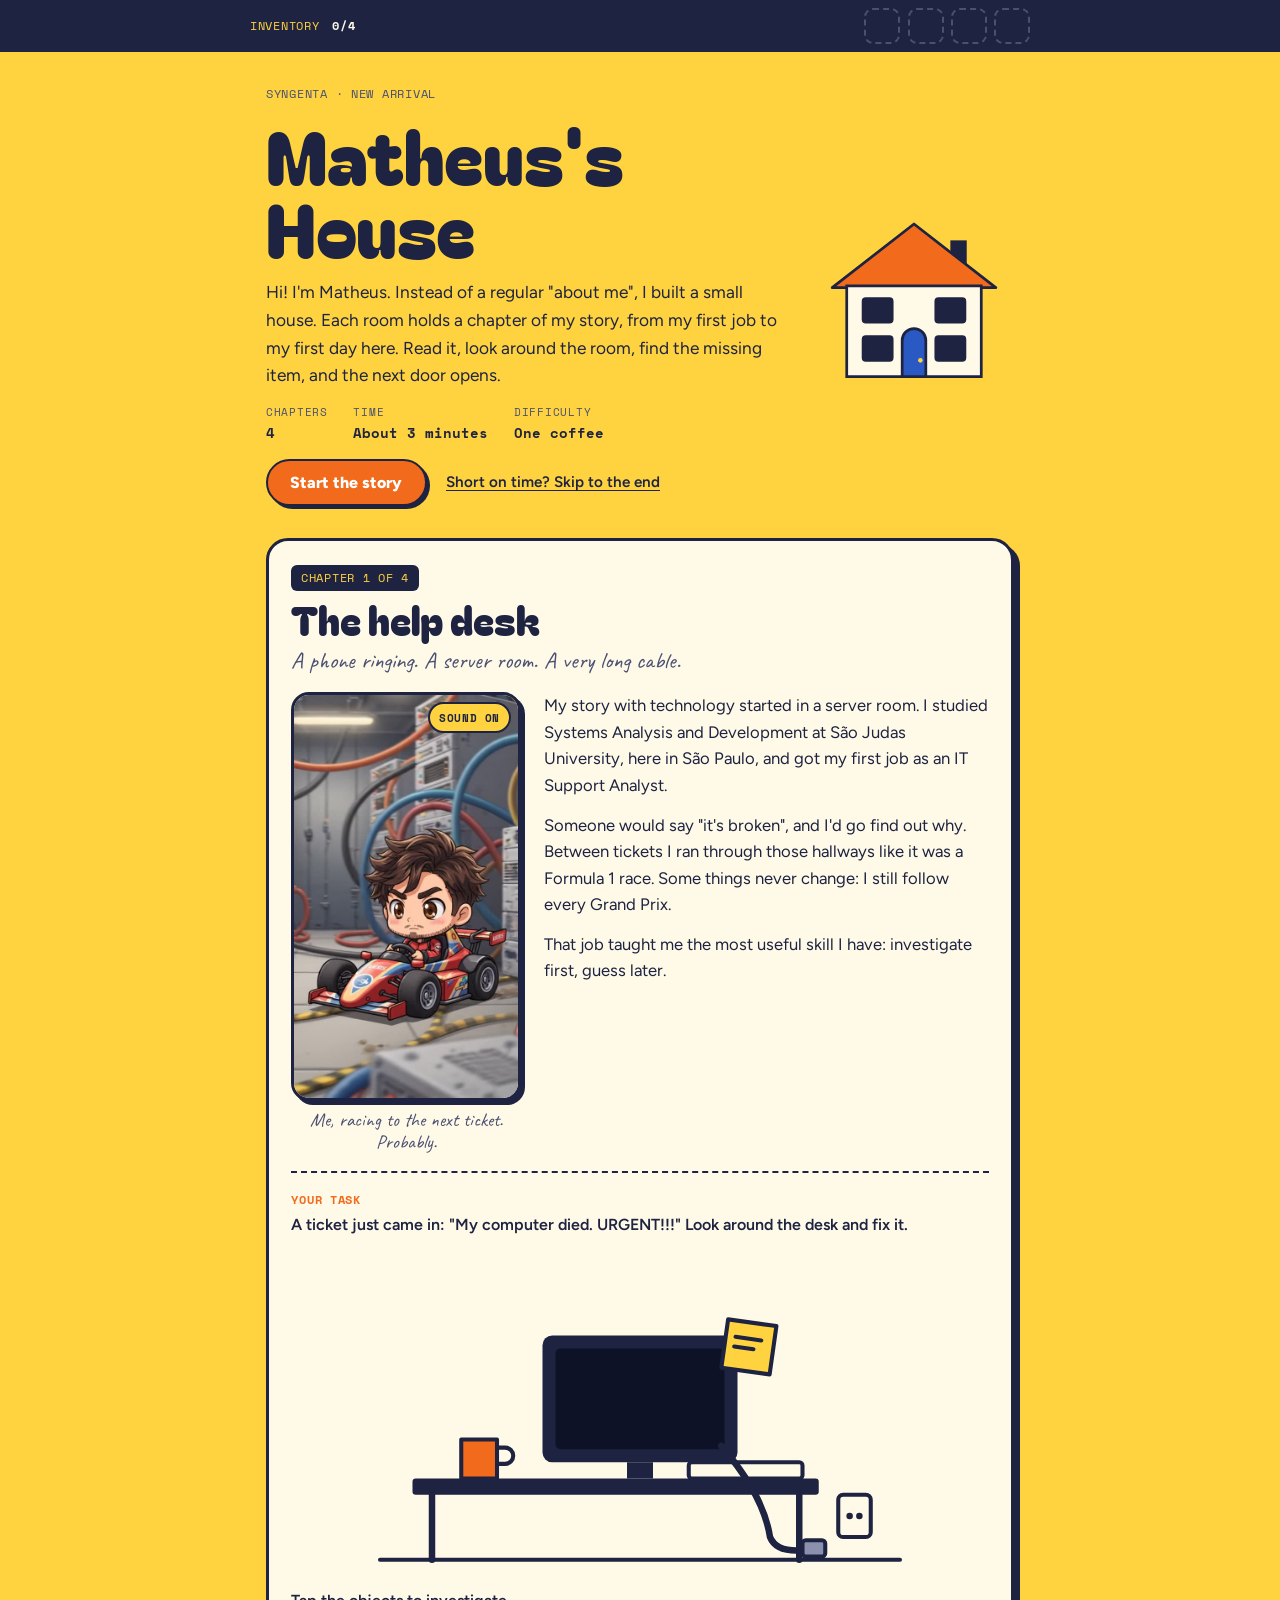
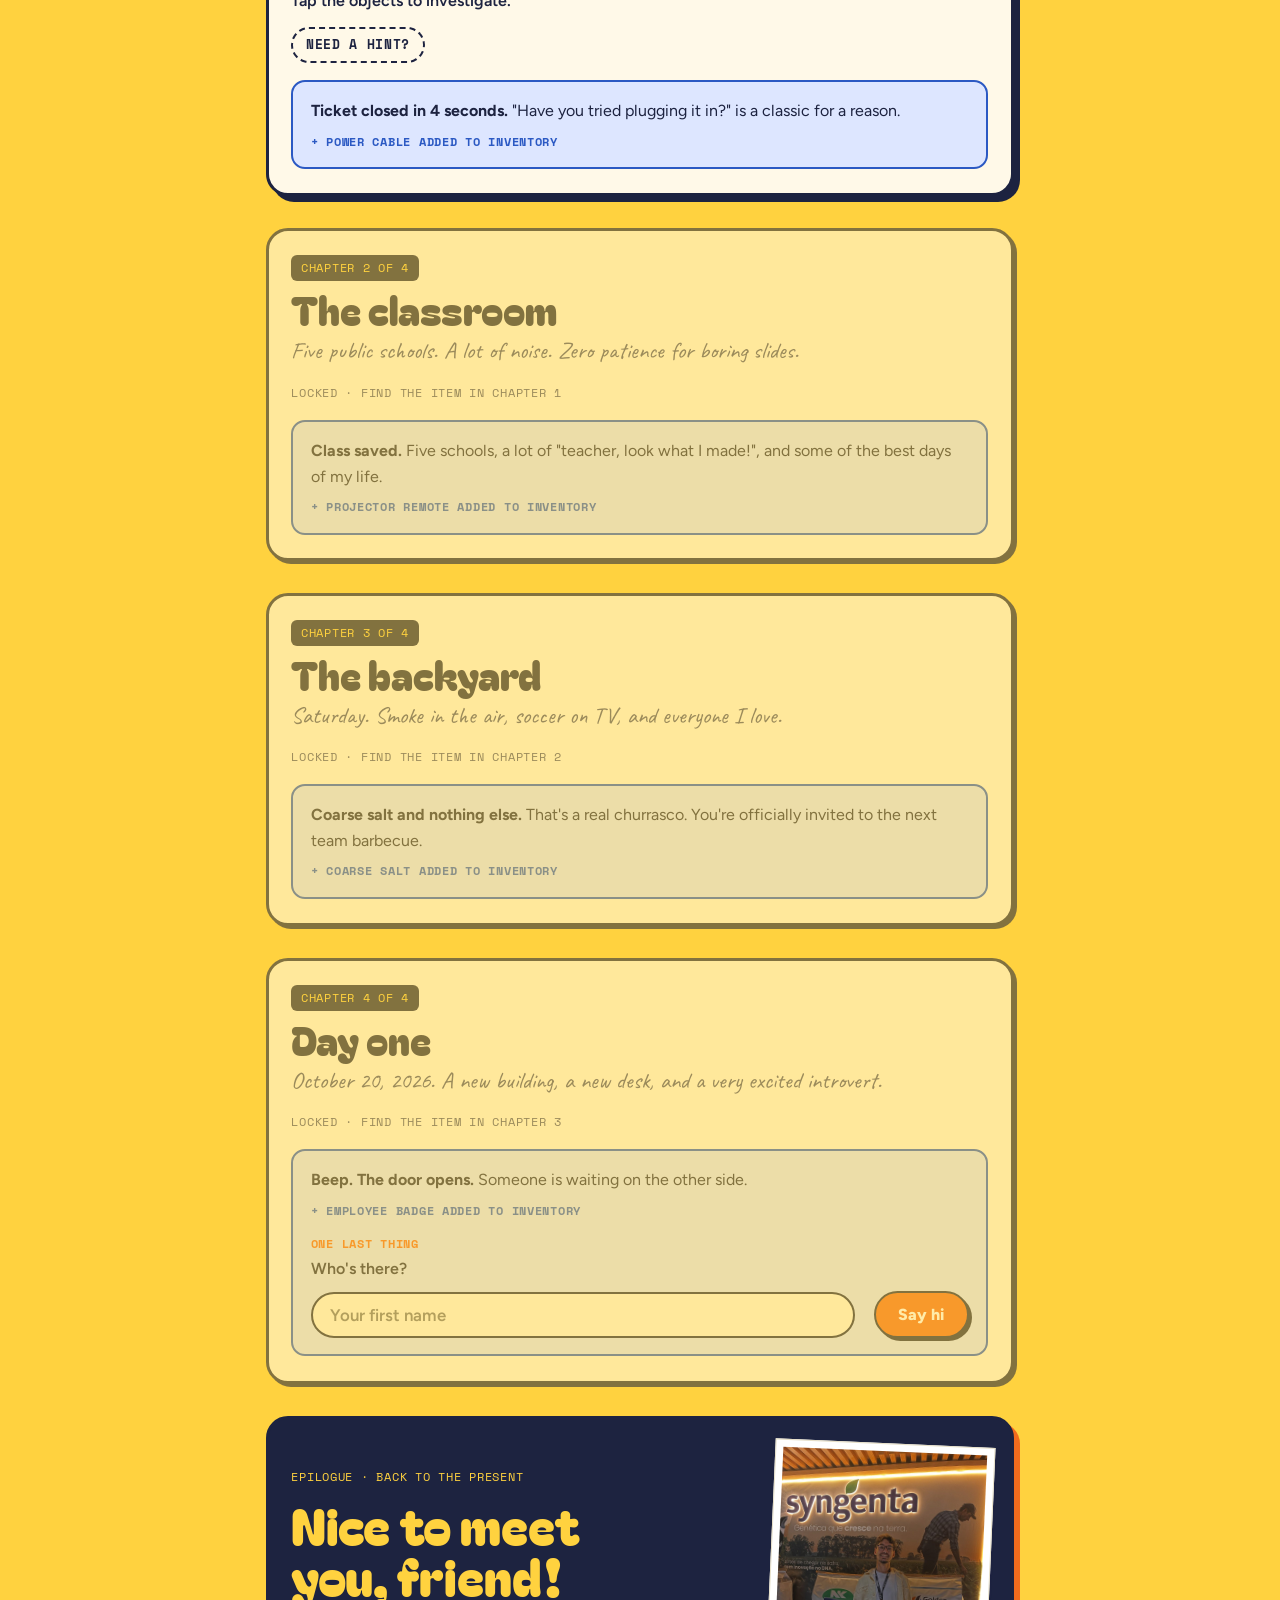
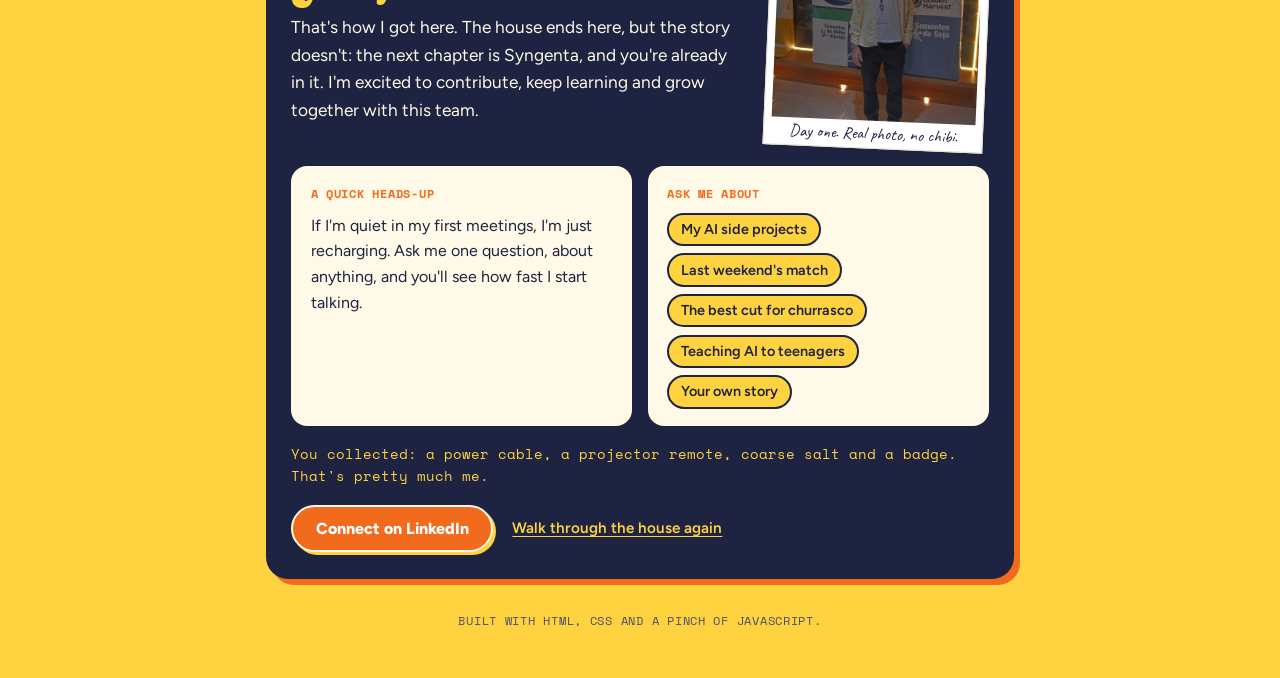
<file: index.html>
<!doctype html>
<html lang="en">
<head>
<meta charset="utf-8">
<meta name="viewport" content="width=device-width, initial-scale=1, viewport-fit=cover">
<title>Matheus's House</title>
<meta name="description" content="Meet Matheus, Applied AI & Data Extraction Analyst at Syngenta. Four rooms, four chapters of his story.">
<link rel="preconnect" href="https://fonts.googleapis.com">
<link rel="preconnect" href="https://fonts.gstatic.com" crossorigin>
<link rel="stylesheet" href="https://fonts.googleapis.com/css2?family=Bagel+Fat+One&family=Caveat:wght@600&family=Figtree:wght@400;600;800&family=Space+Mono:wght@400;700&display=swap">
<link rel="stylesheet" href="style.css">
</head>
<body>
<!-- BODY START -->
<div class="inventory" role="status" aria-live="polite">
  <div class="inventory-inner">
    <span class="mono inv-title">Inventory <strong id="inv-count">0/4</strong></span>
    <ol class="slots">
      <li class="slot" data-item="1" title="Power cable"><svg viewBox="0 0 24 24" aria-hidden="true"><path d="M8 3v5M16 3v5M5 8h14v4a7 7 0 0 1-14 0z M12 19v3"/></svg><span class="sr">Power cable</span></li>
      <li class="slot" data-item="2" title="Projector remote"><svg viewBox="0 0 24 24" aria-hidden="true"><path d="M8 2h8v20H8z M12 6v.5 M10 10h4 M10 13h4 M10 16h4"/></svg><span class="sr">Projector remote</span></li>
      <li class="slot" data-item="3" title="Coarse salt"><svg viewBox="0 0 24 24" aria-hidden="true"><path d="M7 10h10l-1 11H8z M9 10V7a3 3 0 0 1 6 0v3 M11 5.5h.01M13 5.5h.01"/></svg><span class="sr">Coarse salt</span></li>
      <li class="slot" data-item="4" title="Employee badge"><svg viewBox="0 0 24 24" aria-hidden="true"><path d="M5 8h14v13H5z M10 2l2 6 2-6 M8 12h3v3H8z M13 12h3 M13 15h3 M8 18h8"/></svg><span class="sr">Employee badge</span></li>
    </ol>
  </div>
</div>

<main class="wrap">

  <header class="hero">
    <div class="hero-text">
      <p class="mono eyebrow">Syngenta · new arrival</p>
      <h1>Matheus's House</h1>
      <p class="lede">Hi! I'm Matheus. Instead of a regular "about me", I built a small house. Each room holds a chapter of my story, from my first job to my first day here. Read it, look around the room, find the missing item, and the next door opens.</p>
      <dl class="specs mono">
        <div><dt>Chapters</dt><dd>4</dd></div>
        <div><dt>Time</dt><dd>About 3 minutes</dd></div>
        <div><dt>Difficulty</dt><dd>One coffee</dd></div>
      </dl>
      <div class="row">
        <button class="btn" type="button" id="start">Start the story</button>
        <button class="link-btn" type="button" id="skip">Short on time? Skip to the end</button>
      </div>
    </div>
    <svg class="house" viewBox="0 0 220 200" role="img" aria-label="A house whose windows light up as you finish each chapter">
      <path class="chimney" d="M150 40h18v34h-18z"/>
      <path class="roof" d="M20 92 110 22 200 92z"/>
      <path class="walls" d="M36 90h148v100H36z"/>
      <rect class="win" data-room="1" x="54" y="104" width="32" height="26" rx="3"/>
      <rect class="win" data-room="2" x="134" y="104" width="32" height="26" rx="3"/>
      <rect class="win" data-room="3" x="54" y="146" width="32" height="26" rx="3"/>
      <rect class="win" data-room="4" x="134" y="146" width="32" height="26" rx="3"/>
      <path class="door" d="M97 190v-40a13 13 0 0 1 26 0v40z"/>
      <circle class="knob" cx="117" cy="172" r="2.5"/>
    </svg>
  </header>

  <!-- CHAPTER 1 · IT SUPPORT -->
  <section class="chapter room" data-room="1" id="room-1">
    <div class="chapter-head">
      <p class="mono plate">Chapter 1 of 4</p>
      <h2>The help desk</h2>
      <p class="scene-line">A phone ringing. A server room. A very long cable.</p>
    </div>
    <p class="lock mono">Locked</p>
    <div class="scene-grid">
      <figure class="clip">
        <video src="assets/racing.mp4" poster="assets/racing-poster.jpg" muted loop playsinline preload="metadata"></video>
        <button class="sound" type="button" aria-pressed="false">Sound on</button>
        <figcaption class="hand">Me, racing to the next ticket. Probably.</figcaption>
      </figure>
      <div class="narrative">
        <p>My story with technology started in a server room. I studied Systems Analysis and Development at São Judas University, here in São Paulo, and got my first job as an IT Support Analyst.</p>
        <p>Someone would say "it's broken", and I'd go find out why. Between tickets I ran through those hallways like it was a Formula 1 race. Some things never change: I still follow every Grand Prix.</p>
        <p>That job taught me the most useful skill I have: investigate first, guess later.</p>
      </div>
    </div>
    <div class="play">
      <p class="task"><span class="mono">Your task</span> A ticket just came in: "My computer died. URGENT!!!" Look around the desk and fix it.</p>
      <svg class="scene" id="scene-1" viewBox="0 0 320 200" aria-label="An office desk. Tap the objects to investigate.">
        <path class="k f-none" d="M0 190h320"/>
        <g class="obj" data-obj="outlet" tabindex="0" role="button" aria-label="Wall outlet">
          <rect class="k f-paper" x="282" y="150" width="20" height="26" rx="3"/>
          <circle class="f-ink" cx="289" cy="163" r="2"/><circle class="f-ink" cx="295" cy="163" r="2"/>
        </g>
        <rect class="f-ink" x="20" y="140" width="250" height="10" rx="2"/>
        <path class="k f-none thick" d="M32 150v40M258 150v40"/>
        <g class="obj" data-obj="monitor" tabindex="0" role="button" aria-label="Monitor">
          <rect class="f-ink" x="100" y="52" width="120" height="78" rx="6"/>
          <rect class="pc-screen" x="108" y="60" width="104" height="62" rx="3"/>
          <text class="t-screen" id="pc-text" x="160" y="96" text-anchor="middle"></text>
          <path class="f-ink" d="M152 130h16v10h-16z"/>
        </g>
        <g class="obj" data-obj="note" tabindex="0" role="button" aria-label="Sticky note">
          <rect class="k f-sun" x="212" y="44" width="30" height="30" transform="rotate(8 227 59)"/>
          <path class="k" d="M218 54h16M218 60h12" transform="rotate(8 227 59)"/>
        </g>
        <g class="obj" data-obj="keyboard" tabindex="0" role="button" aria-label="Keyboard">
          <rect class="k f-paper" x="190" y="130" width="70" height="10" rx="2"/>
        </g>
        <g class="obj" data-obj="mug" tabindex="0" role="button" aria-label="Coffee mug">
          <path class="k f-orange" d="M50 116h22v24H50z"/><path class="k f-none" d="M72 121h5a5 5 0 0 1 0 10h-5"/>
        </g>
        <path class="k f-none thick" id="cable" d="M210 120 Q236 150 240 176 Q244 186 262 184"/>
        <g class="obj" data-obj="plug" tabindex="0" role="button" aria-label="Loose cable plug">
          <rect class="k f-soft" id="plug" x="260" y="178" width="14" height="10" rx="2"/>
        </g>
      </svg>
      <p class="msg" id="msg-1" aria-live="polite">Tap the objects to investigate.</p>
      <div class="hint-wrap">
        <button class="hint-btn" type="button" data-room="1">Need a hint?</button>
        <p class="hint-box" hidden>Rule #1 of IT support: check the most obvious thing first. Follow the cable.</p>
      </div>
    </div>
    <div class="solved-note" hidden>
      <p><strong>Ticket closed in 4 seconds.</strong> "Have you tried plugging it in?" is a classic for a reason.</p>
      <p class="got mono">+ Power cable added to inventory</p>
    </div>
  </section>

  <!-- CHAPTER 2 · TEACHING -->
  <section class="chapter room locked" data-room="2" id="room-2">
    <div class="chapter-head">
      <p class="mono plate">Chapter 2 of 4</p>
      <h2>The classroom</h2>
      <p class="scene-line">Five public schools. A lot of noise. Zero patience for boring slides.</p>
    </div>
    <p class="lock mono">Locked · find the item in chapter 1</p>
    <div class="scene-grid">
      <figure class="clip">
        <video src="assets/teaching.mp4" poster="assets/teaching-poster.jpg" muted loop playsinline preload="metadata"></video>
        <button class="sound" type="button" aria-pressed="false">Sound on</button>
        <figcaption class="hand">Teaching AI, chibi edition.</figcaption>
      </figure>
      <div class="narrative">
        <p>Then I switched sides of the desk. I became an AI instructor, teaching children and teenagers how AI tools work and how to build real things with them. Kids ask the hardest questions, like "teacher, can the robot be my friend?", so you learn to explain big ideas with small words.</p>
        <p>Soon companies started calling too, and I began training their teams on AI. At the same time I was building apps with LLMs to solve everyday problems for my own team. Those projects got me completely hooked, so I went back to studying and did a postgraduate degree in Artificial Intelligence.</p>
        <div class="polaroids">
          <figure class="polaroid tilt-l">
            <img src="assets/photo-student.jpg" alt="A student typing a prompt to build his first app" loading="lazy" width="900" height="1200">
            <figcaption class="hand">First app, first prompt</figcaption>
          </figure>
          <figure class="polaroid tilt-r">
            <img src="assets/photo-class.jpg" alt="Students working together at a round table full of computers" loading="lazy" width="1100" height="825">
            <figcaption class="hand">The round table</figcaption>
          </figure>
        </div>
      </div>
    </div>
    <div class="play">
      <p class="task"><span class="mono">Your task</span> Class starts in one minute and the projector won't turn on. Someone hid the remote. Find it.</p>
      <svg class="scene" id="scene-2" viewBox="0 0 320 200" aria-label="A classroom. Tap the objects to investigate.">
        <path class="k f-none" d="M0 190h320"/>
        <g class="obj" data-obj="board" tabindex="0" role="button" aria-label="Blackboard">
          <rect class="k f-wood" x="14" y="16" width="146" height="78" rx="5"/>
          <rect class="f-board" x="21" y="23" width="132" height="64" rx="3"/>
          <text class="t-chalk" x="87" y="63" text-anchor="middle">AI 101</text>
        </g>
        <polygon class="found beam" points="226,128 182,22 302,22 302,84"/>
        <g class="obj" data-obj="screen" tabindex="0" role="button" aria-label="Projection screen">
          <rect class="k f-white proj-screen" x="178" y="14" width="128" height="76" rx="3"/>
          <text class="t-screen dark" id="proj-text" x="242" y="58" text-anchor="middle"></text>
        </g>
        <rect class="f-ink" x="14" y="138" width="134" height="9" rx="2"/>
        <path class="k f-none thick" d="M22 147v43M140 147v43"/>
        <g class="obj" data-obj="drawer" tabindex="0" role="button" aria-label="Desk drawer">
          <rect class="k f-wood" x="92" y="147" width="44" height="20" rx="2"/><path class="k" d="M108 157h12"/>
        </g>
        <g class="obj" data-obj="robot" tabindex="0" role="button" aria-label="Toy robot">
          <path class="k f-none" d="M44 92v-8"/><circle class="k f-orange" cx="44" cy="81" r="3.5"/>
          <rect class="k f-paper" x="30" y="92" width="28" height="22" rx="5"/>
          <circle class="f-blue" cx="38" cy="102" r="3"/><circle class="f-blue" cx="50" cy="102" r="3"/>
          <path class="k f-none" d="M39 109h10"/>
          <rect class="k f-paper" x="27" y="114" width="34" height="24" rx="4"/>
          <rect class="k f-sun hatch" x="36" y="119" width="16" height="13" rx="2"/>
        </g>
        <g class="found">
          <rect class="k f-ink" x="66" y="112" width="12" height="24" rx="3"/>
          <circle class="f-orange" cx="72" cy="118" r="2.4"/><path class="k-light" d="M69 125h6M69 129h6"/>
        </g>
        <rect class="f-ink" x="172" y="140" width="136" height="9" rx="2"/>
        <path class="k f-none thick" d="M180 149v41M300 149v41"/>
        <g class="obj" data-obj="projector" tabindex="0" role="button" aria-label="Projector">
          <rect class="k f-paper" x="186" y="120" width="42" height="20" rx="3"/>
          <circle class="k f-board" cx="220" cy="130" r="5.5"/>
        </g>
        <g class="obj" data-obj="laptop" tabindex="0" role="button" aria-label="Student laptop">
          <path class="k f-ink" d="M252 110h40v28h-40z"/><path class="k f-paper" d="M246 138h52l-4 2h-44z"/>
          <path class="k-light" d="M258 118h22M258 124h14"/>
        </g>
        <g class="obj" data-obj="backpack" tabindex="0" role="button" aria-label="Backpack">
          <path class="k f-orange" d="M150 190v-24a14 14 0 0 1 28 0v24z"/><path class="k f-none" d="M156 176h16"/>
        </g>
      </svg>
      <p class="msg" id="msg-2" aria-live="polite">Tap the objects to investigate.</p>
      <div class="hint-wrap">
        <button class="hint-btn" type="button" data-room="2">Need a hint?</button>
        <p class="hint-box" hidden>Kids love hiding things inside their favorite classmate. The one with an antenna.</p>
      </div>
    </div>
    <div class="solved-note" hidden>
      <p><strong>Class saved.</strong> Five schools, a lot of "teacher, look what I made!", and some of the best days of my life.</p>
      <p class="got mono">+ Projector remote added to inventory</p>
    </div>
  </section>

  <!-- CHAPTER 3 · BARBECUE -->
  <section class="chapter room locked" data-room="3" id="room-3">
    <div class="chapter-head">
      <p class="mono plate">Chapter 3 of 4</p>
      <h2>The backyard</h2>
      <p class="scene-line">Saturday. Smoke in the air, soccer on TV, and everyone I love.</p>
    </div>
    <p class="lock mono">Locked · find the item in chapter 2</p>
    <div class="scene-grid">
      <figure class="clip">
        <video src="assets/grill.mp4" poster="assets/grill-poster.jpg" muted loop playsinline preload="metadata"></video>
        <button class="sound" type="button" aria-pressed="false">Sound on</button>
        <figcaption class="hand">Grill master, chibi edition.</figcaption>
      </figure>
      <div class="narrative">
        <p>Off the clock, I play and watch soccer, follow Formula 1 and play online games with friends. I build AI side projects just for fun. On weekends you'll find me at the park or the mall with my girlfriend, or at home with my family.</p>
        <p>And when there's a barbecue, I'm the one at the grill. I'm humbly very good at churrasco. Humbly.</p>
        <div class="polaroids">
          <figure class="polaroid tilt-r">
            <img src="assets/photo-bbq.jpg" alt="A tray of raw beef cuts and sausages ready for the grill" loading="lazy" width="800" height="1422">
            <figcaption class="hand">Saturday's lineup</figcaption>
          </figure>
        </div>
      </div>
    </div>
    <div class="play">
      <p class="task"><span class="mono">Your task</span> The guests are arriving and the picanha is on the grill. Something is missing. Find it before anyone notices.</p>
      <svg class="scene" id="scene-3" viewBox="0 0 320 200" aria-label="A backyard barbecue. Tap the objects to investigate.">
        <path class="k f-none" d="M0 190h320"/>
        <path class="k f-none" d="M0 10 Q80 30 160 10 Q240 30 320 10"/>
        <g class="lights"><circle cx="40" cy="18" r="3.5"/><circle cx="80" cy="21" r="3.5"/><circle cx="120" cy="18" r="3.5"/><circle cx="200" cy="18" r="3.5"/><circle cx="240" cy="21" r="3.5"/><circle cx="280" cy="18" r="3.5"/></g>
        <g class="obj" data-obj="tv" tabindex="0" role="button" aria-label="TV showing a soccer match">
          <rect class="k f-ink" x="16" y="38" width="86" height="56" rx="4"/>
          <rect class="f-leaf" x="22" y="44" width="74" height="44"/>
          <path class="k-light" d="M59 44v44"/><circle class="k-light" cx="59" cy="66" r="8"/>
          <circle class="k f-white" cx="78" cy="74" r="4"/>
          <path class="k f-none" d="M59 94v8M48 102h22"/>
        </g>
        <g class="obj" data-obj="grill" tabindex="0" role="button" aria-label="Grill">
          <path class="k f-none thick" d="M132 150l-10 40M198 150l10 40"/>
          <path class="k f-ink" d="M110 116h110q0 36-55 36t-55-36z"/>
          <path class="k f-none" d="M110 116h110"/>
        </g>
        <g class="found flames"><path d="M140 112q-6-12 2-22q2 10 8 12q-2 6-10 10z"/><path d="M178 112q-6-14 4-26q2 12 9 15q-3 7-13 11z"/><path d="M204 112q-4-9 2-16q2 8 6 9q-2 4-8 7z"/></g>
        <g class="obj" data-obj="picanha" tabindex="0" role="button" aria-label="Picanha on the grill">
          <path class="k picanha" d="M128 114q4-16 30-16q32-2 46 7q6 4 4 9z"/>
          <path class="k f-white" d="M134 104q24-10 58-4q8 2 12 5q-34-6-70-1z"/>
        </g>
        <g class="found sparkle"><path d="M150 92l2-6 2 6 6 2-6 2-2 6-2-6-6-2z"/><path d="M190 84l1.5-4 1.5 4 4 1.5-4 1.5-1.5 4-1.5-4-4-1.5z"/></g>
        <g class="obj" data-obj="cooler" tabindex="0" role="button" aria-label="Cooler">
          <rect class="k f-blue" x="24" y="152" width="62" height="38" rx="4"/>
          <rect class="k f-white" x="20" y="144" width="70" height="10" rx="3"/>
        </g>
        <rect class="k f-wood" x="228" y="132" width="84" height="8" rx="2"/>
        <path class="k f-none thick" d="M236 140v50M304 140v50"/>
        <g class="obj" data-obj="ketchup" tabindex="0" role="button" aria-label="Ketchup bottle">
          <path class="k f-ketchup" d="M238 132v-24a6 6 0 0 1 4-6h8a6 6 0 0 1 4 6v24z"/>
          <rect class="k f-paper" x="242" y="94" width="8" height="8" rx="1"/>
        </g>
        <g class="obj" data-obj="salt" tabindex="0" role="button" aria-label="Salt jar">
          <rect class="k f-white" x="266" y="108" width="30" height="24" rx="4"/>
          <rect class="k f-blue" x="264" y="101" width="34" height="8" rx="2"/>
          <text class="t-label" x="281" y="124" text-anchor="middle">SALT</text>
        </g>
        <g class="obj" data-obj="charcoal" tabindex="0" role="button" aria-label="Charcoal bag">
          <path class="k f-paper" d="M252 190v-30l4-6h30l4 6v30z"/>
          <text class="t-label" x="271" y="178" text-anchor="middle">COAL</text>
        </g>
      </svg>
      <p class="msg" id="msg-3" aria-live="polite">Tap the objects to investigate.</p>
      <div class="hint-wrap">
        <button class="hint-btn" type="button" data-room="3">Need a hint?</button>
        <p class="hint-box" hidden>In Brazil, a real picanha needs only one seasoning: coarse, white and simple.</p>
      </div>
    </div>
    <div class="solved-note" hidden>
      <p><strong>Coarse salt and nothing else.</strong> That's a real churrasco. You're officially invited to the next team barbecue.</p>
      <p class="got mono">+ Coarse salt added to inventory</p>
    </div>
  </section>

  <!-- CHAPTER 4 · DAY ONE -->
  <section class="chapter room locked" data-room="4" id="room-4">
    <div class="chapter-head">
      <p class="mono plate">Chapter 4 of 4</p>
      <h2>Day one</h2>
      <p class="scene-line">October 20, 2026. A new building, a new desk, and a very excited introvert.</p>
    </div>
    <p class="lock mono">Locked · find the item in chapter 3</p>
    <div class="scene-grid">
      <figure class="clip">
        <video src="assets/arrival.mp4" poster="assets/arrival-poster.jpg" muted loop playsinline preload="metadata"></video>
        <button class="sound" type="button" aria-pressed="false">Sound on</button>
        <figcaption class="hand">First day. Thumbs up.</figcaption>
      </figure>
      <div class="narrative">
        <p>And that brings us to today. I'm the new Applied AI &amp; Data Extraction Analyst at Syngenta. My job is to turn messy documents into useful data, which is exactly what got me into AI in the first place.</p>
        <p>One more thing before you meet me: I'm an introvert. Big crowds drain my battery fast. And yet, people are my favorite subject. I love good conversations, hearing how someone's life brought them to where they are, and turning colleagues into friends. Quiet doesn't mean distant.</p>
      </div>
    </div>
    <div class="play">
      <p class="task"><span class="mono">Your task</span> First day, and the office door won't open. Find a way in.</p>
      <svg class="scene" id="scene-4" viewBox="0 0 320 200" aria-label="An office entrance. Tap the objects to investigate.">
        <path class="k f-none" d="M0 190h320"/>
        <g class="obj" data-obj="plant" tabindex="0" role="button" aria-label="Plant">
          <path class="k f-leaf" d="M38 160q-22-20-14-46q14 18 14 46z"/>
          <path class="k f-leaf" d="M40 160q2-34 22-50q4 30-22 50z"/>
          <path class="k f-leaf" d="M39 160q-6-30 2-60q12 28-2 60z"/>
          <path class="k f-orange" d="M24 160h32l-4 30H28z"/>
        </g>
        <rect class="k f-wood" x="72" y="140" width="62" height="8" rx="2"/>
        <path class="k f-none thick" d="M80 148v42M126 148v42"/>
        <g class="obj" data-obj="coffee" tabindex="0" role="button" aria-label="Coffee machine">
          <rect class="k f-ink" x="80" y="78" width="46" height="62" rx="4"/>
          <rect class="f-paper" x="88" y="86" width="30" height="12" rx="2"/>
          <path class="k f-soft" d="M98 104h10v6H98z"/>
          <rect class="k f-white" x="96" y="122" width="14" height="14" rx="2"/>
        </g>
        <g class="obj" data-obj="backpack" tabindex="0" role="button" aria-label="Your backpack">
          <path class="k f-blue" d="M140 190v-28a16 16 0 0 1 32 0v28z"/><path class="k f-none" d="M146 174h20"/>
        </g>
        <g class="found badge">
          <path class="k f-none" d="M150 112l6 14 6-14"/>
          <rect class="k f-white" x="145" y="124" width="22" height="28" rx="3"/>
          <rect class="f-sun" x="149" y="129" width="7" height="8"/><path class="k" d="M159 131h5M149 142h14M149 146h9"/>
        </g>
        <rect class="k f-paper" x="190" y="16" width="92" height="174" rx="2"/>
        <defs><clipPath id="door-clip"><rect x="198" y="24" width="76" height="166"/></clipPath></defs>
        <rect class="f-sun" x="198" y="24" width="76" height="166"/>
        <g class="obj" data-obj="door" tabindex="0" role="button" aria-label="Glass door" clip-path="url(#door-clip)">
          <g class="door-glass">
            <rect class="k f-glass" x="198" y="24" width="76" height="166" rx="2"/>
            <path class="k-light glare" d="M210 40l20-12M210 56l34-22"/>
            <text class="t-label" x="236" y="104" text-anchor="middle">WELCOME</text>
          </g>
        </g>
        <g class="obj" data-obj="reader" tabindex="0" role="button" aria-label="Card reader">
          <rect class="k f-ink" x="290" y="90" width="18" height="28" rx="3"/>
          <circle class="led" cx="299" cy="99" r="3.5"/>
          <rect class="f-soft" x="294" y="106" width="10" height="7" rx="1"/>
        </g>
      </svg>
      <p class="msg" id="msg-4" aria-live="polite">Tap the objects to investigate.</p>
      <div class="hint-wrap">
        <button class="hint-btn" type="button" data-room="4">Need a hint?</button>
        <p class="hint-box" hidden>Every new employee gets one thing on day one. It's probably still in your bag.</p>
      </div>
    </div>
    <div class="solved-note" hidden>
      <p><strong>Beep. The door opens.</strong> Someone is waiting on the other side.</p>
      <p class="got mono">+ Employee badge added to inventory</p>
      <form class="name-form" id="name-form">
        <p class="task"><span class="mono">One last thing</span> Who's there?</p>
        <div class="row">
          <label class="sr" for="visitor-name">Your first name</label>
          <input id="visitor-name" type="text" maxlength="24" autocomplete="given-name" placeholder="Your first name">
          <button class="btn" type="submit">Say hi</button>
        </div>
      </form>
    </div>
  </section>

  <!-- EPILOGUE -->
  <section class="finale" id="finale" hidden>
    <div class="finale-top">
      <div class="finale-text">
        <p class="mono eyebrow">Epilogue · Back to the present</p>
        <h2>Nice to meet you, <span id="visitor">friend</span>!</h2>
        <p class="lede">That's how I got here. The house ends here, but the story doesn't: the next chapter is Syngenta, and you're already in it. I'm excited to contribute, keep learning and grow together with this team.</p>
      </div>
      <figure class="polaroid big tilt-r">
        <img src="assets/photo-syngenta.jpg" alt="Matheus smiling in front of the Syngenta wall on his first day" loading="lazy" width="900" height="1200">
        <figcaption class="hand">Day one. Real photo, no chibi.</figcaption>
      </figure>
    </div>
    <div class="finale-grid">
      <div class="card">
        <h3 class="mono">A quick heads-up</h3>
        <p>If I'm quiet in my first meetings, I'm just recharging. Ask me one question, about anything, and you'll see how fast I start talking.</p>
      </div>
      <div class="card">
        <h3 class="mono">Ask me about</h3>
        <ul class="chips">
          <li>My AI side projects</li>
          <li>Last weekend's match</li>
          <li>The best cut for churrasco</li>
          <li>Teaching AI to teenagers</li>
          <li>Your own story</li>
        </ul>
      </div>
    </div>
    <p class="mono recap">You collected: a power cable, a projector remote, coarse salt and a badge. That's pretty much me.</p>
    <div class="row">
      <a class="btn" href="https://www.linkedin.com/in/matheus-henrique-198763205" target="_blank" rel="noopener">Connect on LinkedIn</a>
      <button class="link-btn" type="button" id="replay">Walk through the house again</button>
    </div>
  </section>

  <footer class="foot mono">Built with HTML, CSS and a pinch of JavaScript.</footer>
</main>
<!-- BODY END -->
<script src="script.js"></script>
</body>
</html>
</file>
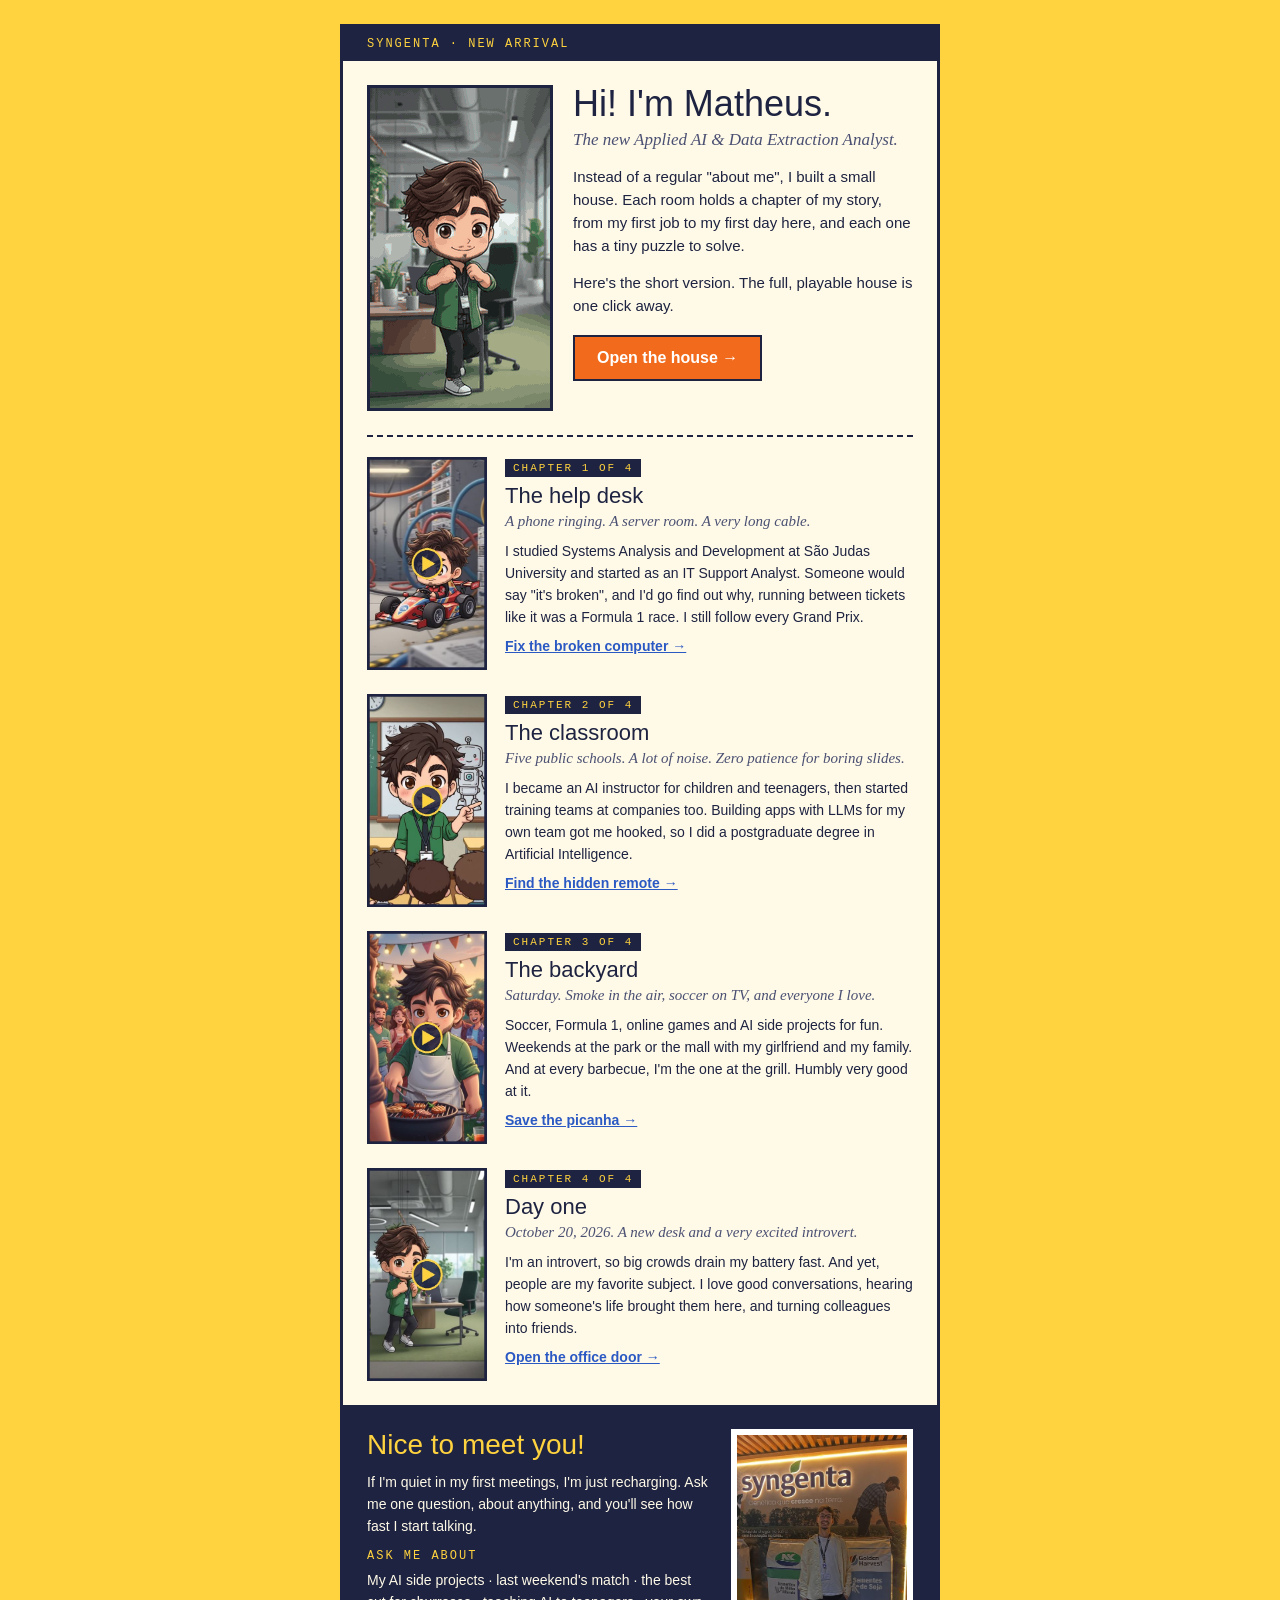
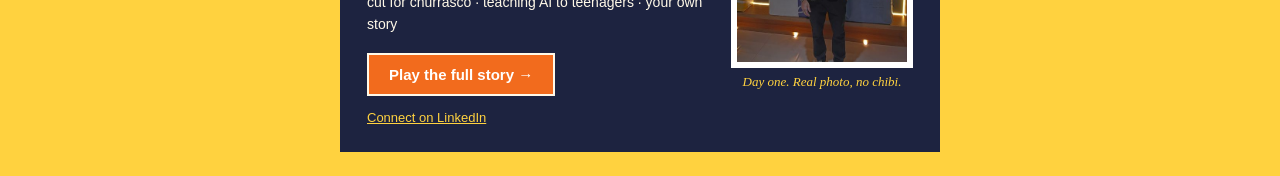
<file: email.html>
<!doctype html>
<html lang="en">
<head>
<meta charset="utf-8">
<meta name="viewport" content="width=device-width, initial-scale=1">
<title>Matheus's House · Email</title>
</head>
<body style="margin:0; padding:0; background-color:#FFD23F;">
<!-- Email-safe version of the site: tables + inline styles only, so it survives copy and paste into Outlook. -->
<table role="presentation" width="100%" cellpadding="0" cellspacing="0" border="0" bgcolor="#FFD23F" style="background-color:#FFD23F;">
<tr><td align="center" style="padding:24px 12px;">

  <table role="presentation" width="600" cellpadding="0" cellspacing="0" border="0" style="width:600px; max-width:600px; background-color:#FFF9E8; border:3px solid #1D2340;">

    <!-- Header -->
    <tr>
      <td bgcolor="#1D2340" style="background-color:#1D2340; padding:10px 24px; font-family:'Courier New', Courier, monospace; font-size:12px; letter-spacing:2px; color:#FFD23F; text-transform:uppercase;">
        Syngenta &middot; new arrival
      </td>
    </tr>
    <tr>
      <td style="padding:24px 24px 8px 24px;">
        <table role="presentation" width="100%" cellpadding="0" cellspacing="0" border="0">
          <tr>
            <td width="180" valign="top" style="width:180px; padding-right:20px;">
              <a href="./" style="text-decoration:none;"><img src="assets/email/hello.gif" width="180" height="320" alt="Chibi Matheus giving a thumbs up on his first day" style="display:block; width:180px; height:320px; border:3px solid #1D2340;"></a>
            </td>
            <td valign="top" style="font-family:Arial, Helvetica, sans-serif; color:#1D2340;">
              <p style="margin:0 0 6px 0; font-family:'Arial Black', Arial, sans-serif; font-size:36px; line-height:38px; color:#1D2340;">Hi! I'm Matheus.</p>
              <p style="margin:0 0 14px 0; font-family:Georgia, 'Times New Roman', serif; font-style:italic; font-size:17px; line-height:22px; color:#4A5072;">The new Applied AI &amp; Data Extraction Analyst.</p>
              <p style="margin:0 0 14px 0; font-size:15px; line-height:23px;">Instead of a regular "about me", I built a small house. Each room holds a chapter of my story, from my first job to my first day here, and each one has a tiny puzzle to solve.</p>
              <p style="margin:0 0 18px 0; font-size:15px; line-height:23px;">Here's the short version. The full, playable house is one click away.</p>
              <table role="presentation" cellpadding="0" cellspacing="0" border="0">
                <tr>
                  <td bgcolor="#F26B1D" style="background-color:#F26B1D; border:2px solid #1D2340;">
                    <a href="./" style="display:inline-block; padding:12px 22px; font-family:Arial, Helvetica, sans-serif; font-size:16px; font-weight:bold; color:#FFFFFF; text-decoration:none;">Open the house &rarr;</a>
                  </td>
                </tr>
              </table>
            </td>
          </tr>
        </table>
      </td>
    </tr>

    <!-- Divider -->
    <tr><td style="padding:16px 24px 0 24px;"><table role="presentation" width="100%" cellpadding="0" cellspacing="0" border="0"><tr><td style="border-top:2px dashed #1D2340; font-size:0; line-height:0;">&nbsp;</td></tr></table></td></tr>

    <!-- Chapter 1 -->
    <tr>
      <td style="padding:20px 24px 4px 24px;">
        <table role="presentation" width="100%" cellpadding="0" cellspacing="0" border="0">
          <tr>
            <td width="120" valign="top" style="width:120px; padding-right:18px;">
              <a href="./#room-1"><img src="assets/email/ch1.jpg" width="120" height="213" alt="Watch chapter 1" style="display:block; width:120px; height:213px; border:0;"></a>
            </td>
            <td valign="top" style="font-family:Arial, Helvetica, sans-serif; color:#1D2340;">
              <p style="margin:0 0 8px 0;"><span style="background-color:#1D2340; color:#FFD23F; font-family:'Courier New', Courier, monospace; font-size:11px; letter-spacing:2px; padding:3px 8px;">CHAPTER 1 OF 4</span></p>
              <p style="margin:0 0 4px 0; font-family:'Arial Black', Arial, sans-serif; font-size:22px; line-height:26px;">The help desk</p>
              <p style="margin:0 0 10px 0; font-family:Georgia, serif; font-style:italic; font-size:15px; color:#4A5072;">A phone ringing. A server room. A very long cable.</p>
              <p style="margin:0 0 10px 0; font-size:14px; line-height:22px;">I studied Systems Analysis and Development at São Judas University and started as an IT Support Analyst. Someone would say "it's broken", and I'd go find out why, running between tickets like it was a Formula 1 race. I still follow every Grand Prix.</p>
              <p style="margin:0; font-size:14px;"><a href="./#room-1" style="color:#2B59C3; font-weight:bold;">Fix the broken computer &rarr;</a></p>
            </td>
          </tr>
        </table>
      </td>
    </tr>

    <!-- Chapter 2 -->
    <tr>
      <td style="padding:20px 24px 4px 24px;">
        <table role="presentation" width="100%" cellpadding="0" cellspacing="0" border="0">
          <tr>
            <td width="120" valign="top" style="width:120px; padding-right:18px;">
              <a href="./#room-2"><img src="assets/email/ch2.jpg" width="120" height="213" alt="Watch chapter 2" style="display:block; width:120px; height:213px; border:0;"></a>
            </td>
            <td valign="top" style="font-family:Arial, Helvetica, sans-serif; color:#1D2340;">
              <p style="margin:0 0 8px 0;"><span style="background-color:#1D2340; color:#FFD23F; font-family:'Courier New', Courier, monospace; font-size:11px; letter-spacing:2px; padding:3px 8px;">CHAPTER 2 OF 4</span></p>
              <p style="margin:0 0 4px 0; font-family:'Arial Black', Arial, sans-serif; font-size:22px; line-height:26px;">The classroom</p>
              <p style="margin:0 0 10px 0; font-family:Georgia, serif; font-style:italic; font-size:15px; color:#4A5072;">Five public schools. A lot of noise. Zero patience for boring slides.</p>
              <p style="margin:0 0 10px 0; font-size:14px; line-height:22px;">I became an AI instructor for children and teenagers, then started training teams at companies too. Building apps with LLMs for my own team got me hooked, so I did a postgraduate degree in Artificial Intelligence.</p>
              <p style="margin:0; font-size:14px;"><a href="./#room-2" style="color:#2B59C3; font-weight:bold;">Find the hidden remote &rarr;</a></p>
            </td>
          </tr>
        </table>
      </td>
    </tr>

    <!-- Chapter 3 -->
    <tr>
      <td style="padding:20px 24px 4px 24px;">
        <table role="presentation" width="100%" cellpadding="0" cellspacing="0" border="0">
          <tr>
            <td width="120" valign="top" style="width:120px; padding-right:18px;">
              <a href="./#room-3"><img src="assets/email/ch3.jpg" width="120" height="213" alt="Watch chapter 3" style="display:block; width:120px; height:213px; border:0;"></a>
            </td>
            <td valign="top" style="font-family:Arial, Helvetica, sans-serif; color:#1D2340;">
              <p style="margin:0 0 8px 0;"><span style="background-color:#1D2340; color:#FFD23F; font-family:'Courier New', Courier, monospace; font-size:11px; letter-spacing:2px; padding:3px 8px;">CHAPTER 3 OF 4</span></p>
              <p style="margin:0 0 4px 0; font-family:'Arial Black', Arial, sans-serif; font-size:22px; line-height:26px;">The backyard</p>
              <p style="margin:0 0 10px 0; font-family:Georgia, serif; font-style:italic; font-size:15px; color:#4A5072;">Saturday. Smoke in the air, soccer on TV, and everyone I love.</p>
              <p style="margin:0 0 10px 0; font-size:14px; line-height:22px;">Soccer, Formula 1, online games and AI side projects for fun. Weekends at the park or the mall with my girlfriend and my family. And at every barbecue, I'm the one at the grill. Humbly very good at it.</p>
              <p style="margin:0; font-size:14px;"><a href="./#room-3" style="color:#2B59C3; font-weight:bold;">Save the picanha &rarr;</a></p>
            </td>
          </tr>
        </table>
      </td>
    </tr>

    <!-- Chapter 4 -->
    <tr>
      <td style="padding:20px 24px 24px 24px;">
        <table role="presentation" width="100%" cellpadding="0" cellspacing="0" border="0">
          <tr>
            <td width="120" valign="top" style="width:120px; padding-right:18px;">
              <a href="./#room-4"><img src="assets/email/ch4.jpg" width="120" height="213" alt="Watch chapter 4" style="display:block; width:120px; height:213px; border:0;"></a>
            </td>
            <td valign="top" style="font-family:Arial, Helvetica, sans-serif; color:#1D2340;">
              <p style="margin:0 0 8px 0;"><span style="background-color:#1D2340; color:#FFD23F; font-family:'Courier New', Courier, monospace; font-size:11px; letter-spacing:2px; padding:3px 8px;">CHAPTER 4 OF 4</span></p>
              <p style="margin:0 0 4px 0; font-family:'Arial Black', Arial, sans-serif; font-size:22px; line-height:26px;">Day one</p>
              <p style="margin:0 0 10px 0; font-family:Georgia, serif; font-style:italic; font-size:15px; color:#4A5072;">October 20, 2026. A new desk and a very excited introvert.</p>
              <p style="margin:0 0 10px 0; font-size:14px; line-height:22px;">I'm an introvert, so big crowds drain my battery fast. And yet, people are my favorite subject. I love good conversations, hearing how someone's life brought them here, and turning colleagues into friends.</p>
              <p style="margin:0; font-size:14px;"><a href="./#room-4" style="color:#2B59C3; font-weight:bold;">Open the office door &rarr;</a></p>
            </td>
          </tr>
        </table>
      </td>
    </tr>

    <!-- Closing -->
    <tr>
      <td bgcolor="#1D2340" style="background-color:#1D2340; padding:24px;">
        <table role="presentation" width="100%" cellpadding="0" cellspacing="0" border="0">
          <tr>
            <td valign="top" style="font-family:Arial, Helvetica, sans-serif; color:#FFF9E8; padding-right:20px;">
              <p style="margin:0 0 10px 0; font-family:'Arial Black', Arial, sans-serif; font-size:28px; line-height:32px; color:#FFD23F;">Nice to meet you!</p>
              <p style="margin:0 0 12px 0; font-size:14px; line-height:22px;">If I'm quiet in my first meetings, I'm just recharging. Ask me one question, about anything, and you'll see how fast I start talking.</p>
              <p style="margin:0 0 6px 0; font-family:'Courier New', Courier, monospace; font-size:12px; letter-spacing:2px; color:#FFD23F;">ASK ME ABOUT</p>
              <p style="margin:0 0 18px 0; font-size:14px; line-height:22px;">My AI side projects &middot; last weekend's match &middot; the best cut for churrasco &middot; teaching AI to teenagers &middot; your own story</p>
              <table role="presentation" cellpadding="0" cellspacing="0" border="0">
                <tr>
                  <td bgcolor="#F26B1D" style="background-color:#F26B1D; border:2px solid #FFF9E8;">
                    <a href="./" style="display:inline-block; padding:11px 20px; font-family:Arial, Helvetica, sans-serif; font-size:15px; font-weight:bold; color:#FFFFFF; text-decoration:none;">Play the full story &rarr;</a>
                  </td>
                </tr>
              </table>
              <p style="margin:14px 0 0 0; font-size:13px;"><a href="https://www.linkedin.com/in/matheus-henrique-198763205" style="color:#FFD23F;">Connect on LinkedIn</a></p>
            </td>
            <td width="170" valign="top" style="width:170px;">
              <img src="assets/email/day-one.jpg" width="170" height="227" alt="Matheus on his first day at Syngenta" style="display:block; width:170px; height:227px; border:6px solid #FFFFFF;">
              <p style="margin:6px 0 0 0; font-family:Georgia, serif; font-style:italic; font-size:13px; color:#FFD23F; text-align:center;">Day one. Real photo, no chibi.</p>
            </td>
          </tr>
        </table>
      </td>
    </tr>

  </table>

</td></tr>
</table>
</body>
</html>
</file>
<file: style.css>
/* Layout: one column of "rooms", each a chapter of the story; a sticky inventory bar collects one item per room. */
:root {
  --sun: #FFD23F;
  --paper: #FFF9E8;
  --white: #FFFFFF;
  --ink: #1D2340;
  --ink-soft: #4A5072;
  --soft: #8A90AD;
  --orange: #F26B1D;
  --orange-soft: #FFE1CC;
  --blue: #2B59C3;
  --blue-soft: #DDE6FF;
  --glass: #CFE3F5;
  --on-accent: #FFFFFF;
  --board: #26304F;
  --chalk: #F4F1E6;
  --wood: #B9814F;
  --leaf: #2F8F5B;
  --raw: #F2A3B3;
  --cooked: #A85C32;
  --ketchup: #D9452B;
  --slot-bg: #2A3258;

  --f-display: 'Bagel Fat One', 'Arial Black', system-ui, sans-serif;
  --f-body: 'Figtree', system-ui, -apple-system, 'Segoe UI', Roboto, sans-serif;
  --f-mono: 'Space Mono', ui-monospace, SFMono-Regular, Menlo, monospace;
  --f-hand: 'Caveat', 'Segoe Print', 'Bradley Hand', cursive;
  --shadow: 6px 6px 0 var(--ink);
  color-scheme: light;
}

* { box-sizing: border-box; }
body {
  margin: 0;
  background: var(--sun);
  color: var(--ink);
  font: 16px/1.6 var(--f-body);
  -webkit-font-smoothing: antialiased;
}
body::before {
  content: ""; position: fixed; inset: 0 0 auto;
  height: env(safe-area-inset-top, 0px); z-index: 10; background: var(--ink);
}

.sr { position: absolute; width: 1px; height: 1px; overflow: hidden; clip: rect(0 0 0 0); white-space: nowrap; }
.mono { font-family: var(--f-mono); font-size: .76rem; letter-spacing: .06em; text-transform: uppercase; }
.muted { color: var(--ink-soft); }
.eyebrow { margin: 0; color: var(--ink-soft); }
h1, h2 { font-family: var(--f-display); font-weight: 400; line-height: 1; margin: 0; text-wrap: balance; }
h1 { font-size: clamp(2.8rem, 10vw, 4.6rem); }
h2 { font-size: clamp(1.9rem, 6vw, 2.5rem); }
h3 { margin: 0; font-size: 1rem; }
p { margin: 0; }
.row { display: flex; align-items: center; gap: .8rem 1.2rem; flex-wrap: wrap; }

/* Inventory bar */
.inventory {
  position: sticky; top: env(safe-area-inset-top, 0px); z-index: 5;
  background: var(--ink); color: var(--sun);
  padding-left: max(16px, env(safe-area-inset-left, 0px));
  padding-right: max(16px, env(safe-area-inset-right, 0px));
}
.inventory-inner { max-width: 780px; margin: 0 auto; padding-block: .5rem; display: flex; justify-content: space-between; align-items: center; gap: 1rem; }
.inv-title strong { color: var(--paper); margin-left: .3rem; }
.slots { display: flex; gap: .45rem; list-style: none; margin: 0; padding: 0; }
.slot { width: 36px; height: 36px; border-radius: 9px; border: 2px dashed var(--ink-soft); display: grid; place-items: center; }
.slot svg { width: 20px; height: 20px; fill: none; stroke: var(--sun); stroke-width: 2; stroke-linecap: round; stroke-linejoin: round; opacity: 0; transform: scale(.3); transition: opacity .3s, transform .5s cubic-bezier(.3, 1.6, .5, 1); }
.slot.got { border: 2px solid var(--sun); background: var(--slot-bg); }
.slot.got svg { opacity: 1; transform: scale(1); }
.slot.bump { animation: bump .5s ease; }

.wrap {
  max-width: 780px; margin: 0 auto;
  padding-left: max(16px, env(safe-area-inset-left, 0px));
  padding-right: max(16px, env(safe-area-inset-right, 0px));
  padding-block: 2rem 3rem;
  display: grid; gap: 2rem;
}

/* Hero */
.hero { display: grid; grid-template-columns: 1fr 200px; gap: 1.5rem; align-items: center; }
.hero-text { display: grid; gap: .9rem; min-width: 0; }
.lede { font-size: 1.08rem; max-width: 60ch; }
.specs { display: flex; flex-wrap: wrap; gap: .3rem 1.6rem; margin: 0; }
.specs div { display: grid; gap: .1rem; }
.specs dt { color: var(--ink-soft); font-size: .66rem; }
.specs dd { margin: 0; font-weight: 700; text-transform: none; letter-spacing: 0; font-size: .85rem; }

.house { width: 100%; max-width: 200px; height: auto; justify-self: center; }
.house .roof { fill: var(--orange); stroke: var(--ink); stroke-width: 3; stroke-linejoin: round; }
.house .walls { fill: var(--paper); stroke: var(--ink); stroke-width: 3; }
.house .chimney { fill: var(--ink); }
.house .door { fill: var(--blue); stroke: var(--ink); stroke-width: 3; }
.house .knob { fill: var(--sun); }
.house .win { fill: var(--ink); stroke: var(--ink); stroke-width: 3; transition: fill .5s; }
.house .win.lit { fill: var(--sun); }

/* Chapters */
.chapter, .finale { background: var(--paper); border: 3px solid var(--ink); border-radius: 22px; box-shadow: var(--shadow); padding: 1.5rem 1.4rem; display: grid; gap: 1.1rem; scroll-margin-top: 4rem; }
.chapter-head { display: grid; gap: .5rem; }
.plate { justify-self: start; background: var(--ink); color: var(--sun); padding: .2rem .6rem; border-radius: 6px; }
.scene-line { font-family: var(--f-hand); font-size: 1.45rem; line-height: 1.2; color: var(--ink-soft); }

.lock { display: none; }
.room.locked { opacity: .55; box-shadow: 3px 3px 0 var(--ink); }
.room.locked .scene-grid, .room.locked .play { display: none; }
.room.locked .lock { display: block; color: var(--ink-soft); }
.room.solved .play { display: none; }

.scene-grid { display: grid; grid-template-columns: 230px minmax(0, 1fr); gap: 1.4rem; align-items: start; }
.narrative { display: grid; gap: .8rem; align-content: start; min-width: 0; }
.narrative p { max-width: 62ch; font-size: 1.04rem; }

.clip { margin: 0; position: relative; display: grid; gap: .5rem; }
.clip video { display: block; width: 100%; max-width: 100%; aspect-ratio: 9 / 16; object-fit: cover; background: var(--ink); border: 3px solid var(--ink); border-radius: 18px; box-shadow: 4px 4px 0 var(--ink); cursor: pointer; }
.clip .sound { position: absolute; top: 10px; right: 10px; font: 700 .7rem var(--f-mono); letter-spacing: .05em; text-transform: uppercase; color: var(--ink); background: var(--sun); border: 2px solid var(--ink); border-radius: 999px; padding: .3rem .6rem; cursor: pointer; }
.clip .sound[aria-pressed="true"] { background: var(--paper); }
.hand { font-family: var(--f-hand); font-size: 1.2rem; line-height: 1.15; color: var(--ink-soft); text-align: center; }

.polaroids { display: flex; flex-wrap: wrap; gap: 1rem 1.2rem; padding-top: .4rem; }
.polaroid { margin: 0; width: 150px; max-width: 100%; background: var(--white); padding: 7px 7px 4px; border: 1px solid #E6DFC8; box-shadow: 2px 3px 0 rgba(29, 35, 64, .25); display: grid; gap: .2rem; }
.polaroid img { display: block; width: 100%; height: 150px; object-fit: cover; }
.polaroid figcaption { font-size: 1.05rem; color: var(--ink); }
.polaroid.tilt-l { transform: rotate(-3deg); }
.polaroid.tilt-r { transform: rotate(2.5deg); }
.polaroid.big { width: 220px; justify-self: center; }
.polaroid.big img { height: 270px; object-position: 50% 30%; }

/* Task area */
.play { display: grid; gap: .8rem; padding-top: 1.1rem; border-top: 2px dashed var(--ink); }
.task { font-weight: 600; max-width: 64ch; }
.task .mono { display: block; color: var(--orange); margin-bottom: .15rem; }
.msg { min-height: 1.6em; font-weight: 600; }
.hint-wrap { display: grid; gap: .5rem; justify-items: start; }
.hint-btn { font: 700 .8rem var(--f-mono); letter-spacing: .05em; text-transform: uppercase; color: var(--ink); background: var(--paper); border: 2px dashed var(--ink); border-radius: 999px; padding: .4rem .8rem; cursor: pointer; }
.hint-btn[hidden] { display: none; }
.hint-box { font-family: var(--f-hand); font-size: 1.35rem; line-height: 1.2; background: var(--sun); border: 2px solid var(--ink); padding: .6rem .9rem .7rem; max-width: 38ch; transform: rotate(-1deg); box-shadow: 3px 3px 0 var(--ink); }

.solved-note { display: grid; gap: .5rem; padding: 1rem 1.1rem; border-radius: 14px; background: var(--blue-soft); border: 2px solid var(--blue); animation: pop .5s ease both; }
.solved-note p { max-width: 64ch; }
.got { color: var(--blue); font-weight: 700; }

/* Point-and-click scenes */
.scene { width: 100%; max-width: 520px; height: auto; justify-self: center; display: block; overflow: visible; }
.scene .k { stroke: var(--ink); stroke-width: 2.5; stroke-linejoin: round; stroke-linecap: round; }
.scene .k.thick { stroke-width: 4; }
.scene .k-light { fill: none; stroke: var(--chalk); stroke-width: 2; stroke-linecap: round; opacity: .8; }
.scene .f-none { fill: none; }
.scene .f-ink { fill: var(--ink); }
.scene .f-paper { fill: var(--paper); }
.scene .f-white { fill: var(--white); }
.scene .f-sun { fill: var(--sun); }
.scene .f-orange { fill: var(--orange); }
.scene .f-blue { fill: var(--blue); }
.scene .f-soft { fill: var(--soft); }
.scene .f-board { fill: var(--board); }
.scene .f-wood { fill: var(--wood); }
.scene .f-leaf { fill: var(--leaf); }
.scene .f-glass { fill: var(--glass); }
.scene .f-ketchup { fill: var(--ketchup); }
.scene .t-chalk { font: 400 22px var(--f-display); fill: var(--chalk); }
.scene .t-screen { font: 400 20px var(--f-display); fill: var(--sun); }
.scene .t-screen.dark { fill: var(--on-accent); font-size: 17px; }
.scene .t-label { font: 700 8px var(--f-mono); letter-spacing: 1px; fill: var(--ink); }

.obj { cursor: pointer; outline: none; transition: filter .15s; }
.obj:hover, .obj:focus-visible { filter: drop-shadow(0 0 5px var(--orange)); }
.scene.solved .obj { cursor: default; }

.found { opacity: 0; transform: scale(.3); transform-box: fill-box; transform-origin: 50% 100%; transition: opacity .4s ease .1s, transform .6s cubic-bezier(.3, 1.6, .5, 1) .1s; pointer-events: none; }
.scene.solved .found { opacity: 1; transform: scale(1); }
.found.beam { fill: var(--sun); transform: none; }
.scene.solved .found.beam { opacity: .35; }

#scene-1 .pc-screen { fill: #0E1226; transition: fill .4s; }
#scene-1.solved .pc-screen { fill: var(--blue); }
#scene-2 .proj-screen { transition: fill .4s; }
#scene-2.solved .proj-screen { fill: var(--blue); }
#scene-2.solved .hatch { fill: var(--ink); }
#scene-3 .picanha { fill: var(--raw); transition: fill .8s; }
#scene-3.solved .picanha { fill: var(--cooked); }
#scene-3 .lights circle { fill: var(--sun); stroke: var(--ink); stroke-width: 1.5; }
#scene-3 .flames path { fill: var(--orange); stroke: var(--ink); stroke-width: 2; }
#scene-3 .sparkle path { fill: var(--sun); stroke: var(--ink); stroke-width: 1.5; }
#scene-4 .led { fill: var(--orange); transition: fill .3s; }
#scene-4.solved .led { fill: var(--blue); }
#scene-4 .door-glass { transition: transform .9s ease .4s; }
#scene-4.solved .door-glass { transform: translateX(72px); }
#scene-4 .glare { stroke: var(--white); }

/* Name form */
.name-form { display: grid; gap: .6rem; padding-top: .4rem; }
.name-form input {
  flex: 1 1 200px; min-width: 0; font: 600 1.05rem var(--f-body); color: var(--ink); background: var(--paper);
  border: 2px solid var(--ink); border-radius: 999px; padding: .7rem 1.1rem;
}

/* Buttons */
.btn {
  display: inline-block; font: 800 1rem var(--f-body); color: var(--on-accent); background: var(--orange);
  border: 2px solid var(--ink); border-radius: 999px; padding: .75rem 1.4rem; box-shadow: 3px 3px 0 var(--ink);
  cursor: pointer; text-decoration: none; transition: transform .12s, box-shadow .12s;
}
.btn:hover { transform: translate(-1px, -1px); box-shadow: 4px 4px 0 var(--ink); }
.btn:active { transform: translate(2px, 2px); box-shadow: 1px 1px 0 var(--ink); }
.link-btn { font: 600 .95rem var(--f-body); color: var(--ink); background: none; border: 0; padding: 0; text-decoration: underline; text-underline-offset: 3px; cursor: pointer; }
:focus-visible { outline: 3px solid var(--blue); outline-offset: 3px; }

/* Finale */
.finale { background: var(--ink); color: var(--paper); box-shadow: 6px 6px 0 var(--orange); animation: pop .6s ease both; }
.finale .eyebrow { color: var(--sun); }
.finale h2 { color: var(--sun); font-size: clamp(2.2rem, 8vw, 3.2rem); overflow-wrap: anywhere; }
.finale-top { display: grid; grid-template-columns: minmax(0, 1fr) auto; gap: 1.5rem; align-items: center; }
.finale-text { display: grid; gap: .8rem; min-width: 0; }
.finale-grid { display: grid; grid-template-columns: repeat(2, minmax(0, 1fr)); gap: 1rem; }
.card { background: var(--paper); color: var(--ink); border-radius: 16px; padding: 1.1rem 1.2rem; display: grid; gap: .6rem; align-content: start; }
.card h3 { color: var(--orange); }
.chips { list-style: none; margin: 0; padding: 0; display: flex; flex-wrap: wrap; gap: .45rem; }
.chips li { border: 2px solid var(--ink); border-radius: 999px; padding: .2rem .75rem; font-weight: 600; font-size: .9rem; background: var(--sun); }
.recap { color: var(--sun); text-transform: none; letter-spacing: 0; font-size: .85rem; }
.finale .link-btn { color: var(--sun); }
.finale .btn { border-color: var(--paper); box-shadow: 3px 3px 0 var(--sun); }

.foot { text-align: center; color: var(--ink-soft); }

/* Motion */
@keyframes pop { from { opacity: 0; transform: translateY(10px) scale(.98); } to { opacity: 1; transform: none; } }
@keyframes bump { 50% { transform: scale(1.25); } }
@media (prefers-reduced-motion: reduce) {
  *, *::before, *::after { animation: none !important; transition: none !important; }
}

/* Narrow screens */
@media (max-width: 640px) {
  .hero, .finale-top, .finale-grid, .scene-grid { grid-template-columns: 1fr; }
  .house { order: -1; max-width: 150px; }
  .clip { width: min(260px, 78%); justify-self: center; }
}
@media (max-width: 400px) {
  .slot { width: 32px; height: 32px; }
  .inv-title { font-size: .66rem; }
}
</file>
